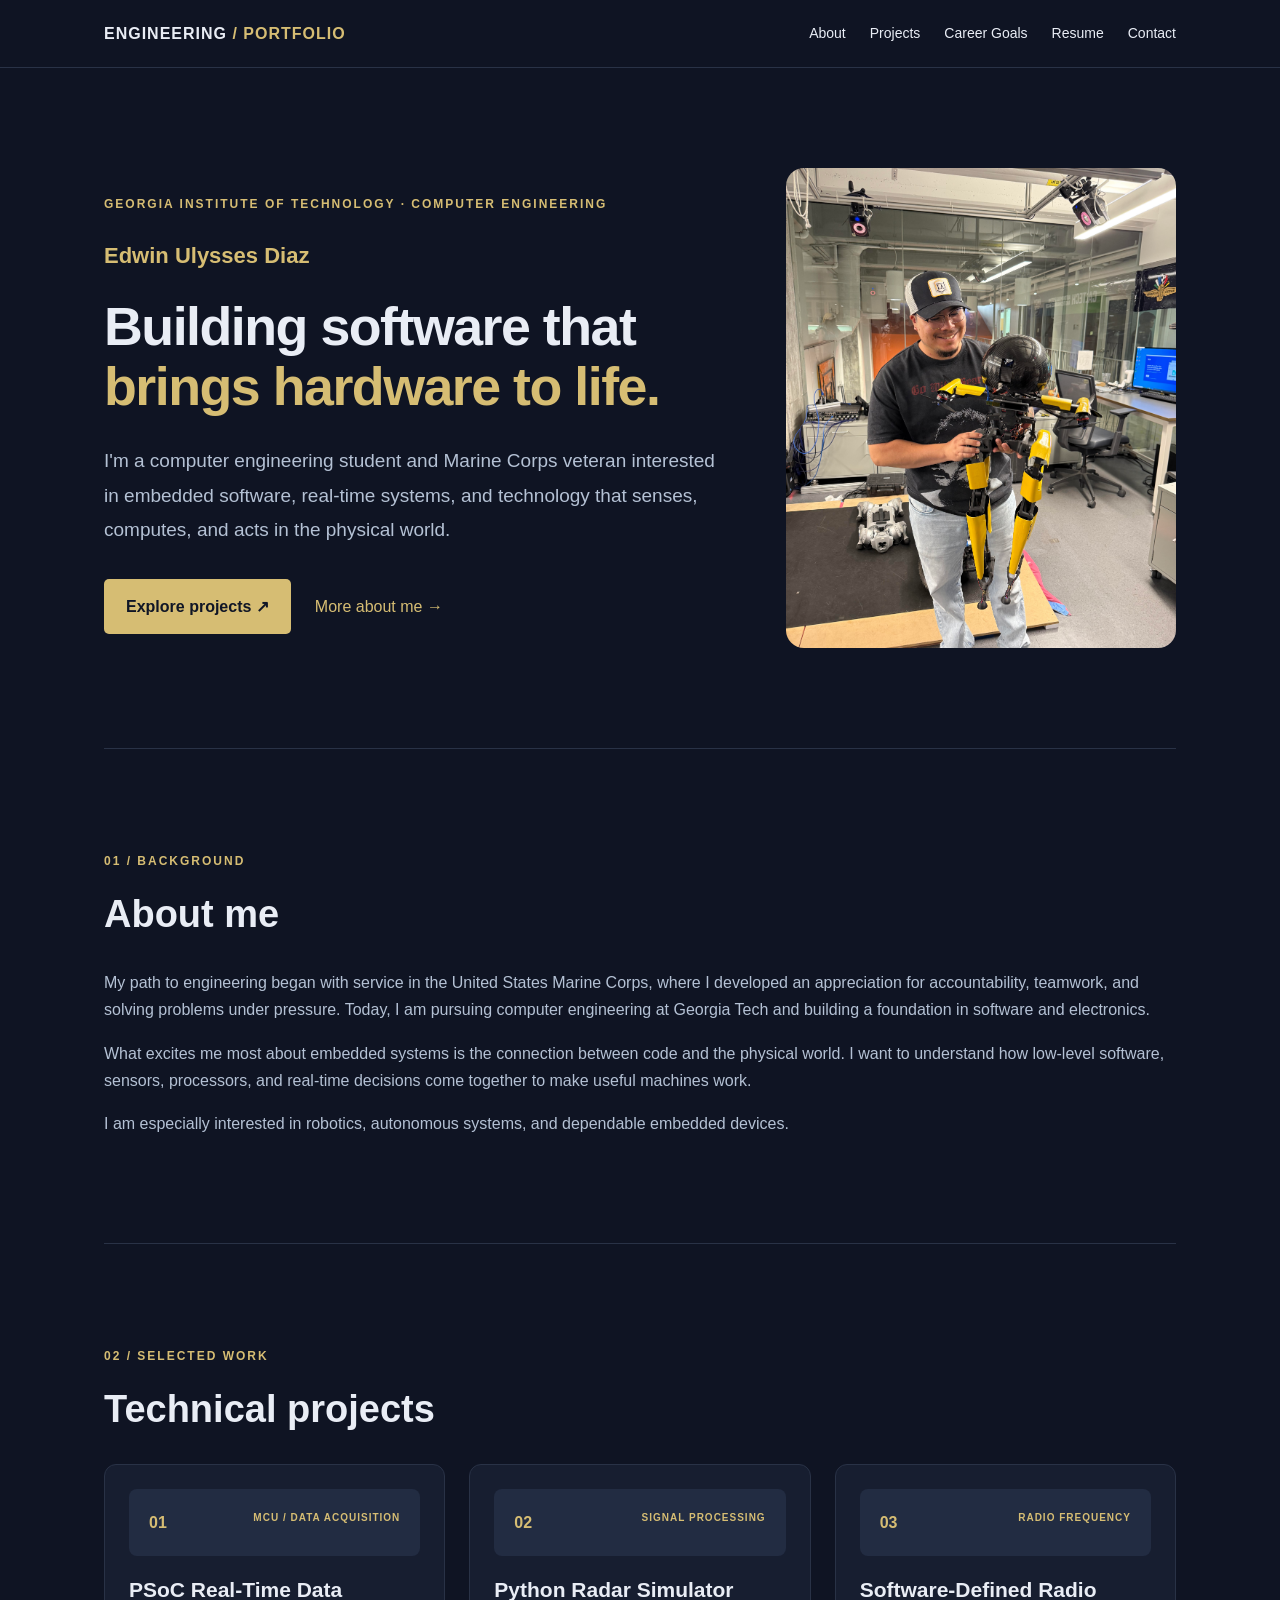
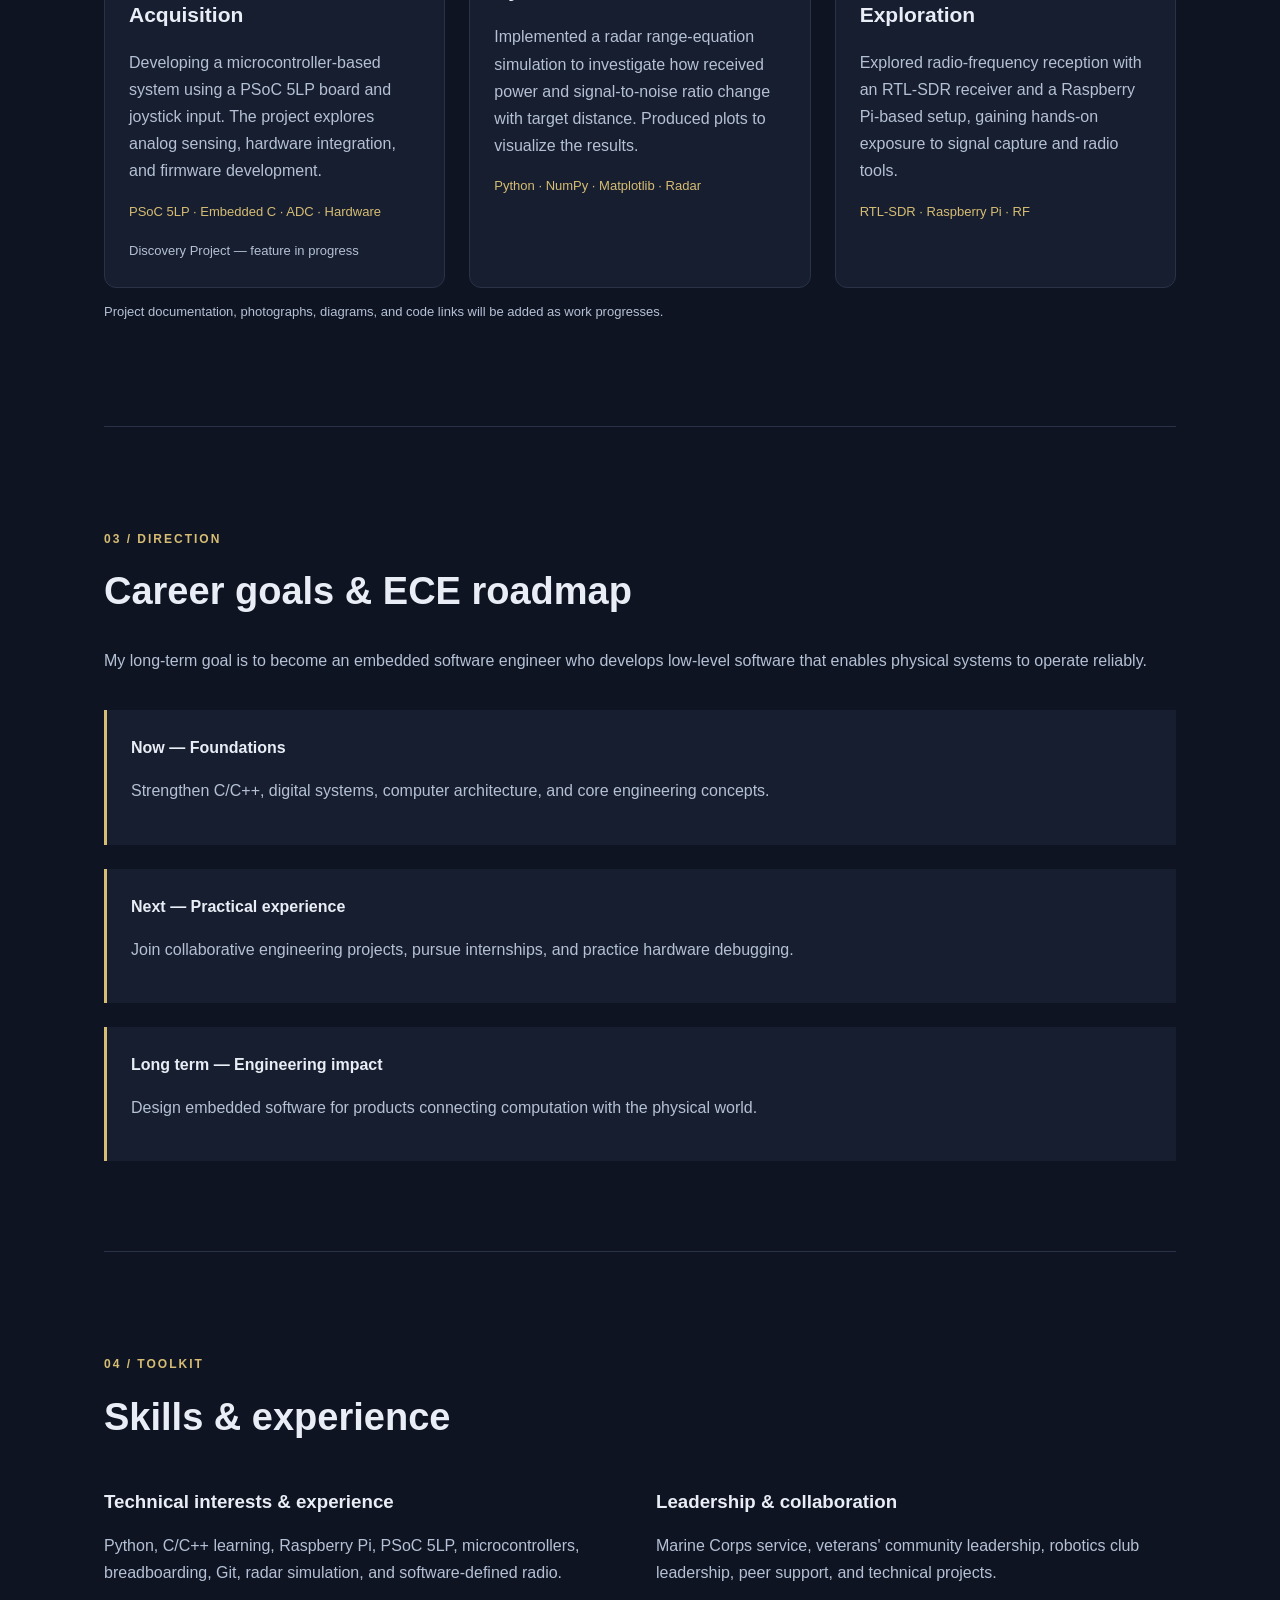
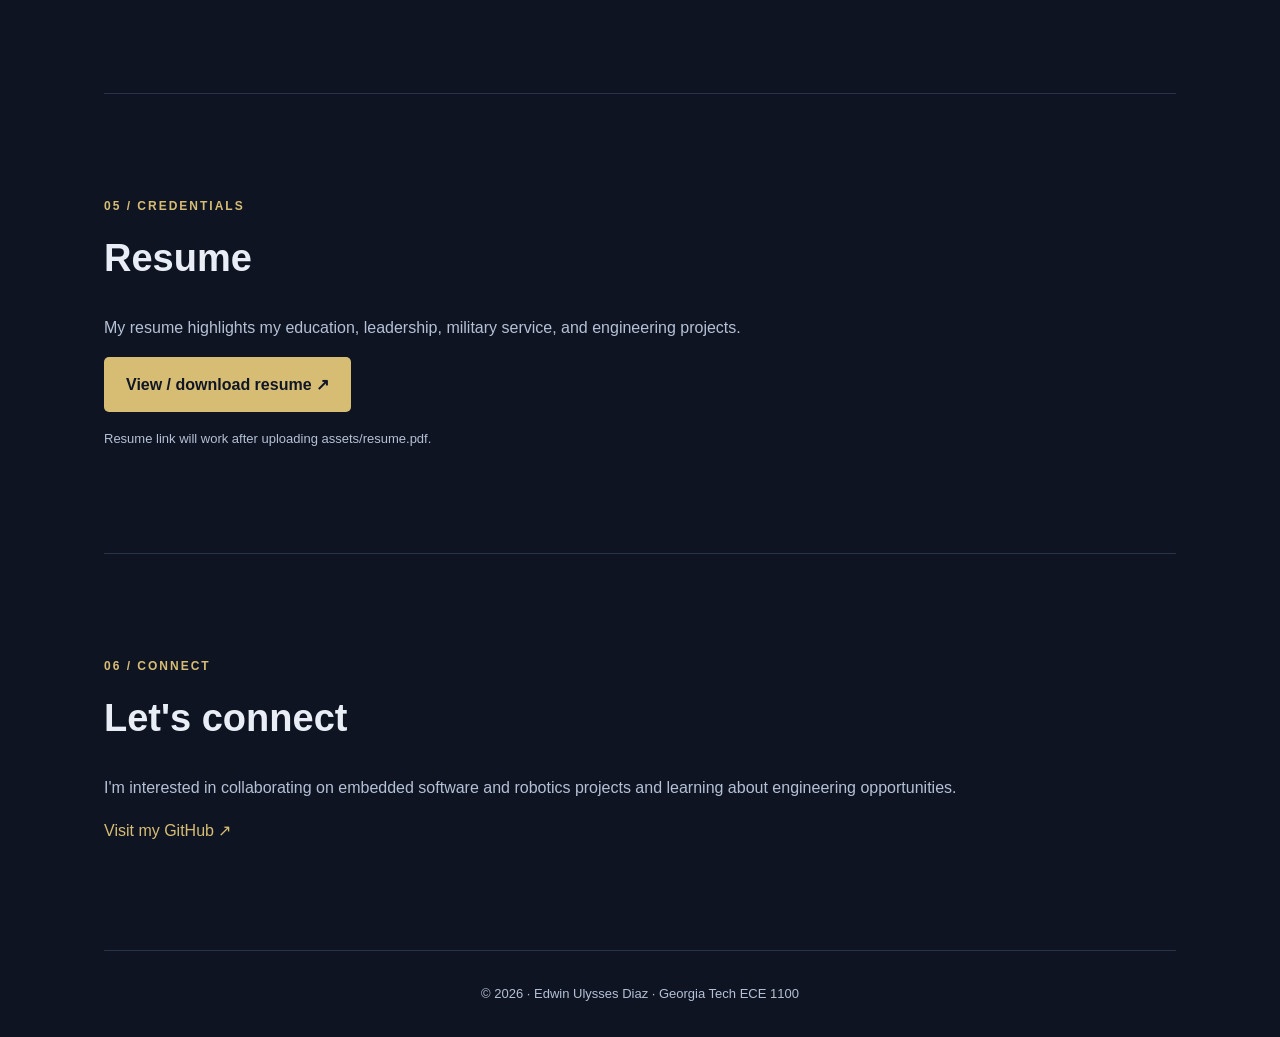
<file: index.html>
<!DOCTYPE html>
<html lang="en">
<head>
  <meta charset="UTF-8">
  <meta name="viewport" content="width=device-width, initial-scale=1.0">
  <meta name="description" content="Edwin Ulysses Diaz's engineering portfolio">
  <title>Edwin Ulysses Diaz | Engineering Portfolio</title>
  <link rel="stylesheet" href="style.css">
</head>

<body>
  <header>
    <nav>
      <a class="brand" href="#home">
        ENGINEERING<span> / PORTFOLIO</span>
      </a>

      <div class="links">
        <a href="#about">About</a>
        <a href="projects.html">Projects</a>
        <a href="#roadmap">Career Goals</a>
        <a href="#resume">Resume</a>
        <a href="#contact">Contact</a>
      </div>
    </nav>
  </header>

  <main>
    <section id="home" class="hero">
      <div class="hero-layout">

        <div class="hero-text">
          <p class="eyebrow">
            GEORGIA INSTITUTE OF TECHNOLOGY · COMPUTER ENGINEERING
          </p>

          <p class="hero-name">Edwin Ulysses Diaz</p>

          <h1>
            Building software that
            <em>brings hardware to life.</em>
          </h1>

          <p class="lead">
            I'm a computer engineering student and Marine Corps
            veteran interested in embedded software, real-time
            systems, and technology that senses, computes,
            and acts in the physical world.
          </p>

          <div class="actions">
            <a class="button" href="#projects">Explore projects ↗</a>
            <a class="secondary" href="#about">More about me →</a>
          </div>
        </div>

        <div class="hero-image">
          <img
            class="hero-photo"
            src="ePortfolioPhoto.jpg"
            alt="Edwin Ulysses Diaz holding a robot in a robotics laboratory"
          >
        </div>

      </div>
    </section>

    <section id="about">
      <p class="eyebrow">01 / BACKGROUND</p>
      <h2>About me</h2>

      <p>
        My path to engineering began with service in the United
        States Marine Corps, where I developed an appreciation
        for accountability, teamwork, and solving problems
        under pressure. Today, I am pursuing computer
        engineering at Georgia Tech and building a foundation
        in software and electronics.
      </p>

      <p>
        What excites me most about embedded systems is the
        connection between code and the physical world.
        I want to understand how low-level software, sensors,
        processors, and real-time decisions come together
        to make useful machines work.
      </p>

      <p>
        I am especially interested in robotics, autonomous
        systems, and dependable embedded devices.
      </p>
    </section>

    <section id="projects">
      <p class="eyebrow">02 / SELECTED WORK</p>
      <h2>Technical projects</h2>

      <div class="cards">
        <article class="project">
          <div class="visual">
            01 <span>MCU / DATA ACQUISITION</span>
          </div>

          <h3>PSoC Real-Time Data Acquisition</h3>

          <p>
            Developing a microcontroller-based system using
            a PSoC 5LP board and joystick input. The project
            explores analog sensing, hardware integration,
            and firmware development.
          </p>

          <p class="tags">
            PSoC 5LP · Embedded C · ADC · Hardware
          </p>

          <small>Discovery Project — feature in progress</small>
        </article>

        <article class="project">
          <div class="visual">
            02 <span>SIGNAL PROCESSING</span>
          </div>

          <h3>Python Radar Simulator</h3>

          <p>
            Implemented a radar range-equation simulation
            to investigate how received power and
            signal-to-noise ratio change with target distance.
            Produced plots to visualize the results.
          </p>

          <p class="tags">
            Python · NumPy · Matplotlib · Radar
          </p>
        </article>

        <article class="project">
          <div class="visual">
            03 <span>RADIO FREQUENCY</span>
          </div>

          <h3>Software-Defined Radio Exploration</h3>

          <p>
            Explored radio-frequency reception with an
            RTL-SDR receiver and a Raspberry Pi-based setup,
            gaining hands-on exposure to signal capture
            and radio tools.
          </p>

          <p class="tags">
            RTL-SDR · Raspberry Pi · RF
          </p>
        </article>
      </div>

      <p class="note">
        Project documentation, photographs, diagrams,
        and code links will be added as work progresses.
      </p>
    </section>

    <section id="roadmap">
      <p class="eyebrow">03 / DIRECTION</p>
      <h2>Career goals & ECE roadmap</h2>

      <p>
        My long-term goal is to become an embedded software
        engineer who develops low-level software that enables
        physical systems to operate reliably.
      </p>

      <div class="timeline">
        <div>
          <b>Now — Foundations</b>
          <p>
            Strengthen C/C++, digital systems, computer
            architecture, and core engineering concepts.
          </p>
        </div>

        <div>
          <b>Next — Practical experience</b>
          <p>
            Join collaborative engineering projects,
            pursue internships, and practice hardware debugging.
          </p>
        </div>

        <div>
          <b>Long term — Engineering impact</b>
          <p>
            Design embedded software for products connecting
            computation with the physical world.
          </p>
        </div>
      </div>
    </section>

    <section id="skills">
      <p class="eyebrow">04 / TOOLKIT</p>
      <h2>Skills & experience</h2>

      <div class="two">
        <div>
          <h3>Technical interests & experience</h3>
          <p>
            Python, C/C++ learning, Raspberry Pi,
            PSoC 5LP, microcontrollers, breadboarding,
            Git, radar simulation, and software-defined radio.
          </p>
        </div>

        <div>
          <h3>Leadership & collaboration</h3>
          <p>
            Marine Corps service, veterans' community
            leadership, robotics club leadership,
            peer support, and technical projects.
          </p>
        </div>
      </div>
    </section>

    <section id="resume">
      <p class="eyebrow">05 / CREDENTIALS</p>
      <h2>Resume</h2>

      <p>
        My resume highlights my education, leadership,
        military service, and engineering projects.
      </p>

      <p>
        <a class="button" href="assets/resume.pdf"
           target="_blank" rel="noopener">
          View / download resume ↗
        </a>
      </p>

      <p class="note">
        Resume link will work after uploading assets/resume.pdf.
      </p>
    </section>

    <section id="contact">
      <p class="eyebrow">06 / CONNECT</p>
      <h2>Let's connect</h2>

      <p>
        I'm interested in collaborating on embedded software
        and robotics projects and learning about
        engineering opportunities.
      </p>

      <p>
        <a href="https://github.com/eudiaz"
           target="_blank" rel="noopener">
          Visit my GitHub ↗
        </a>
      </p>
    </section>
  </main>

  <footer>
    © 2026 · Edwin Ulysses Diaz · Georgia Tech ECE 1100
  </footer>
</body>
</html>
</file>
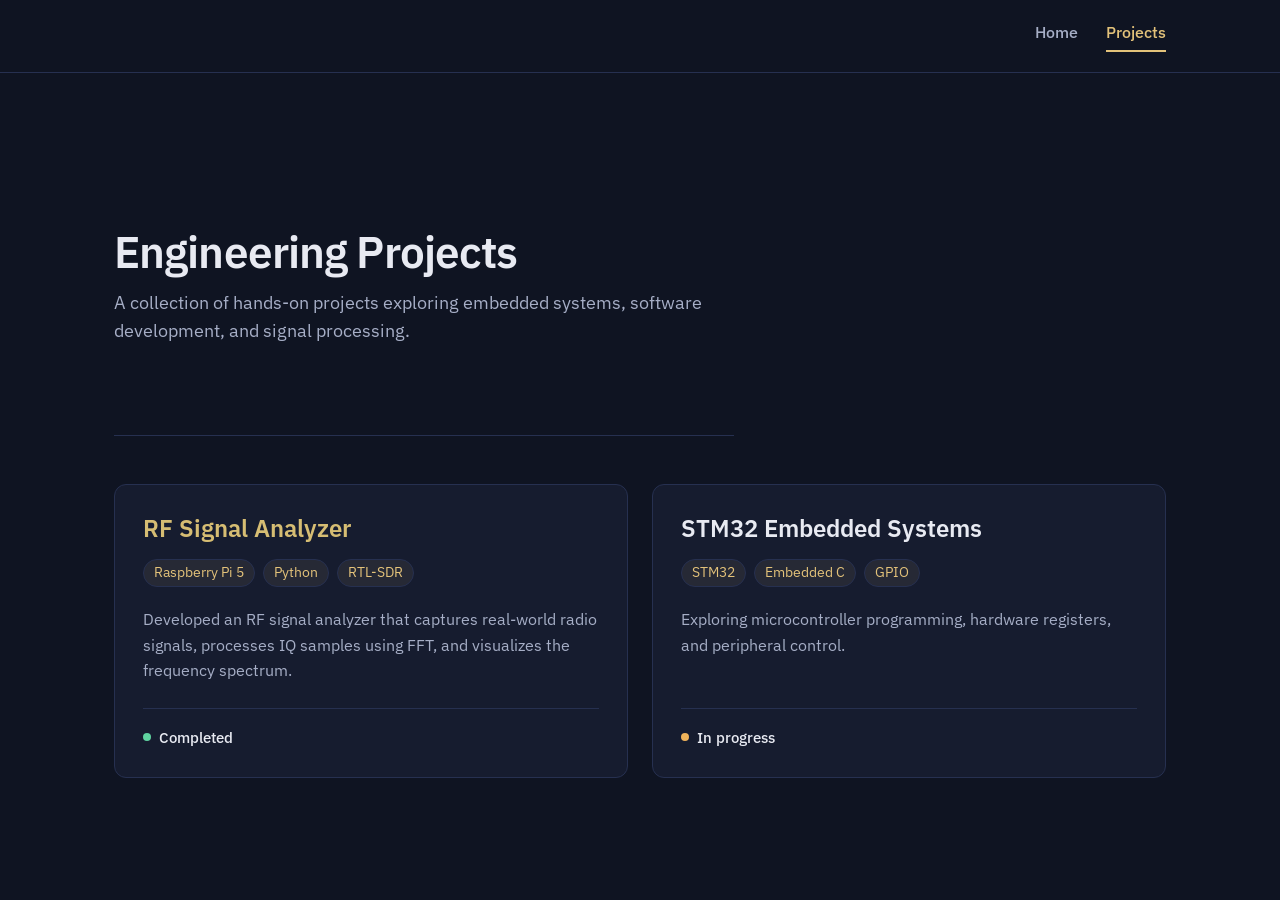
<file: projects.html>
<!DOCTYPE html>
<html lang="en">
<head>
  <meta charset="UTF-8">
  <meta name="viewport" content="width=device-width, initial-scale=1.0">
  <title>Engineering Projects | Portfolio</title>
  <link rel="preconnect" href="https://fonts.googleapis.com">
  <link rel="preconnect" href="https://fonts.gstatic.com" crossorigin>
  <link href="https://fonts.googleapis.com/css2?family=IBM+Plex+Sans:wght@400;500;600&display=swap" rel="stylesheet">
  <link rel="stylesheet" href="style.css">
  <style>
    :root {
      --bg: #0f1422;
      --surface: #161c2f;
      --border: #263050;
      --text: #e8eaf2;
      --muted: #a6aec6;
      --accent: #e3c27a;
      --done: #5fd3a0;
      --active: #f0b35a;
    }

    * { box-sizing: border-box; }

    body {
      margin: 0;
      background: var(--bg);
      color: var(--text);
      font-family: "IBM Plex Sans", system-ui, -apple-system, "Segoe UI", sans-serif;
      line-height: 1.6;
    }

    .site-header {
      border-bottom: 1px solid var(--border);
    }

    .site-nav {
      max-width: 1100px;
      margin: 0 auto;
      padding: 20px 24px;
      display: flex;
      justify-content: flex-end;
      gap: 28px;
    }

    .site-nav a {
      color: var(--muted);
      text-decoration: none;
      font-weight: 500;
      padding-bottom: 4px;
      border-bottom: 2px solid transparent;
    }

    .site-nav a:hover { color: var(--accent); }

    .site-nav a[aria-current="page"] {
      color: var(--accent);
      border-bottom-color: var(--accent);
    }

    a:focus-visible {
      outline: 2px solid var(--accent);
      outline-offset: 4px;
      border-radius: 4px;
    }

    .projects-container {
      max-width: 1100px;
      margin: 0 auto;
      padding: 64px 24px 96px;
    }

    .projects-intro { max-width: 62ch; }

    .projects-intro h1 {
      margin: 0 0 12px;
      font-size: clamp(2rem, 4vw, 2.75rem);
      font-weight: 600;
      line-height: 1.15;
      letter-spacing: -0.02em;
    }

    .projects-intro p {
      margin: 0;
      color: var(--muted);
      font-size: 1.1rem;
    }

    .projects-grid {
      display: grid;
      grid-template-columns: repeat(auto-fit, minmax(300px, 1fr));
      gap: 24px;
      margin-top: 48px;
    }

    .project-card {
      display: flex;
      flex-direction: column;
      background: var(--surface);
      border: 1px solid var(--border);
      border-radius: 12px;
      padding: 28px;
      transition: border-color 0.2s;
    }

    .project-card:hover { border-color: var(--accent); }

    .project-card h2 {
      margin: 0 0 16px;
      font-size: 1.5rem;
      font-weight: 600;
      line-height: 1.25;
    }

    .tags {
      display: flex;
      flex-wrap: wrap;
      gap: 8px;
      margin: 0 0 20px;
      padding: 0;
      list-style: none;
    }

    .tags li {
      font-size: 0.85rem;
      color: var(--accent);
      border: 1px solid var(--border);
      background: rgba(227, 194, 122, 0.08);
      padding: 2px 10px;
      border-radius: 999px;
    }

    .project-card p.summary {
      margin: 0 0 24px;
      color: var(--muted);
    }

    .status {
      display: inline-flex;
      align-items: center;
      gap: 8px;
      margin: auto 0 0;
      padding-top: 16px;
      border-top: 1px solid var(--border);
      font-size: 0.95rem;
      color: var(--muted);
    }

    .status::before {
      content: "";
      width: 8px;
      height: 8px;
      border-radius: 50%;
      background: var(--dot, var(--muted));
    }

    .status strong { color: var(--text); font-weight: 500; }
    .status.completed { --dot: var(--done); }
    .status.in-progress { --dot: var(--active); }

    @media (max-width: 480px) {
      .projects-container { padding-top: 40px; }
      .project-card { padding: 22px; }
    }
  </style>
</head>
<body>
  <header class="site-header">
    <nav class="site-nav" aria-label="Main">
      <a href="index.html">Home</a>
      <a href="projects.html" aria-current="page">Projects</a>
    </nav>
  </header>

  <main class="projects-container">
    <section class="projects-intro">
      <h1>Engineering Projects</h1>
      <p>
        A collection of hands-on projects exploring embedded systems,
        software development, and signal processing.
      </p>
    </section>

    <div class="projects-grid">
      <article class="project-card">
        <h2>
          <a href="rf-signal-analyzer.html">RF Signal Analyzer</a>
        </h2>
        <ul class="tags" aria-label="Technologies">
          <li>Raspberry Pi 5</li>
          <li>Python</li>
          <li>RTL-SDR</li>
        </ul>
        <p class="summary">
          Developed an RF signal analyzer that captures real-world radio
          signals, processes IQ samples using FFT, and visualizes the
          frequency spectrum.
        </p>
        <p class="status completed"><strong>Completed</strong></p>
      </article>

      <article class="project-card">
        <h2>STM32 Embedded Systems</h2>
        <ul class="tags" aria-label="Technologies">
          <li>STM32</li>
          <li>Embedded C</li>
          <li>GPIO</li>
        </ul>
        <p class="summary">
          Exploring microcontroller programming, hardware registers, and
          peripheral control.
        </p>
        <p class="status in-progress"><strong>In progress</strong></p>
      </article>
    </div>
  </main>
</body>
</html>
</file>
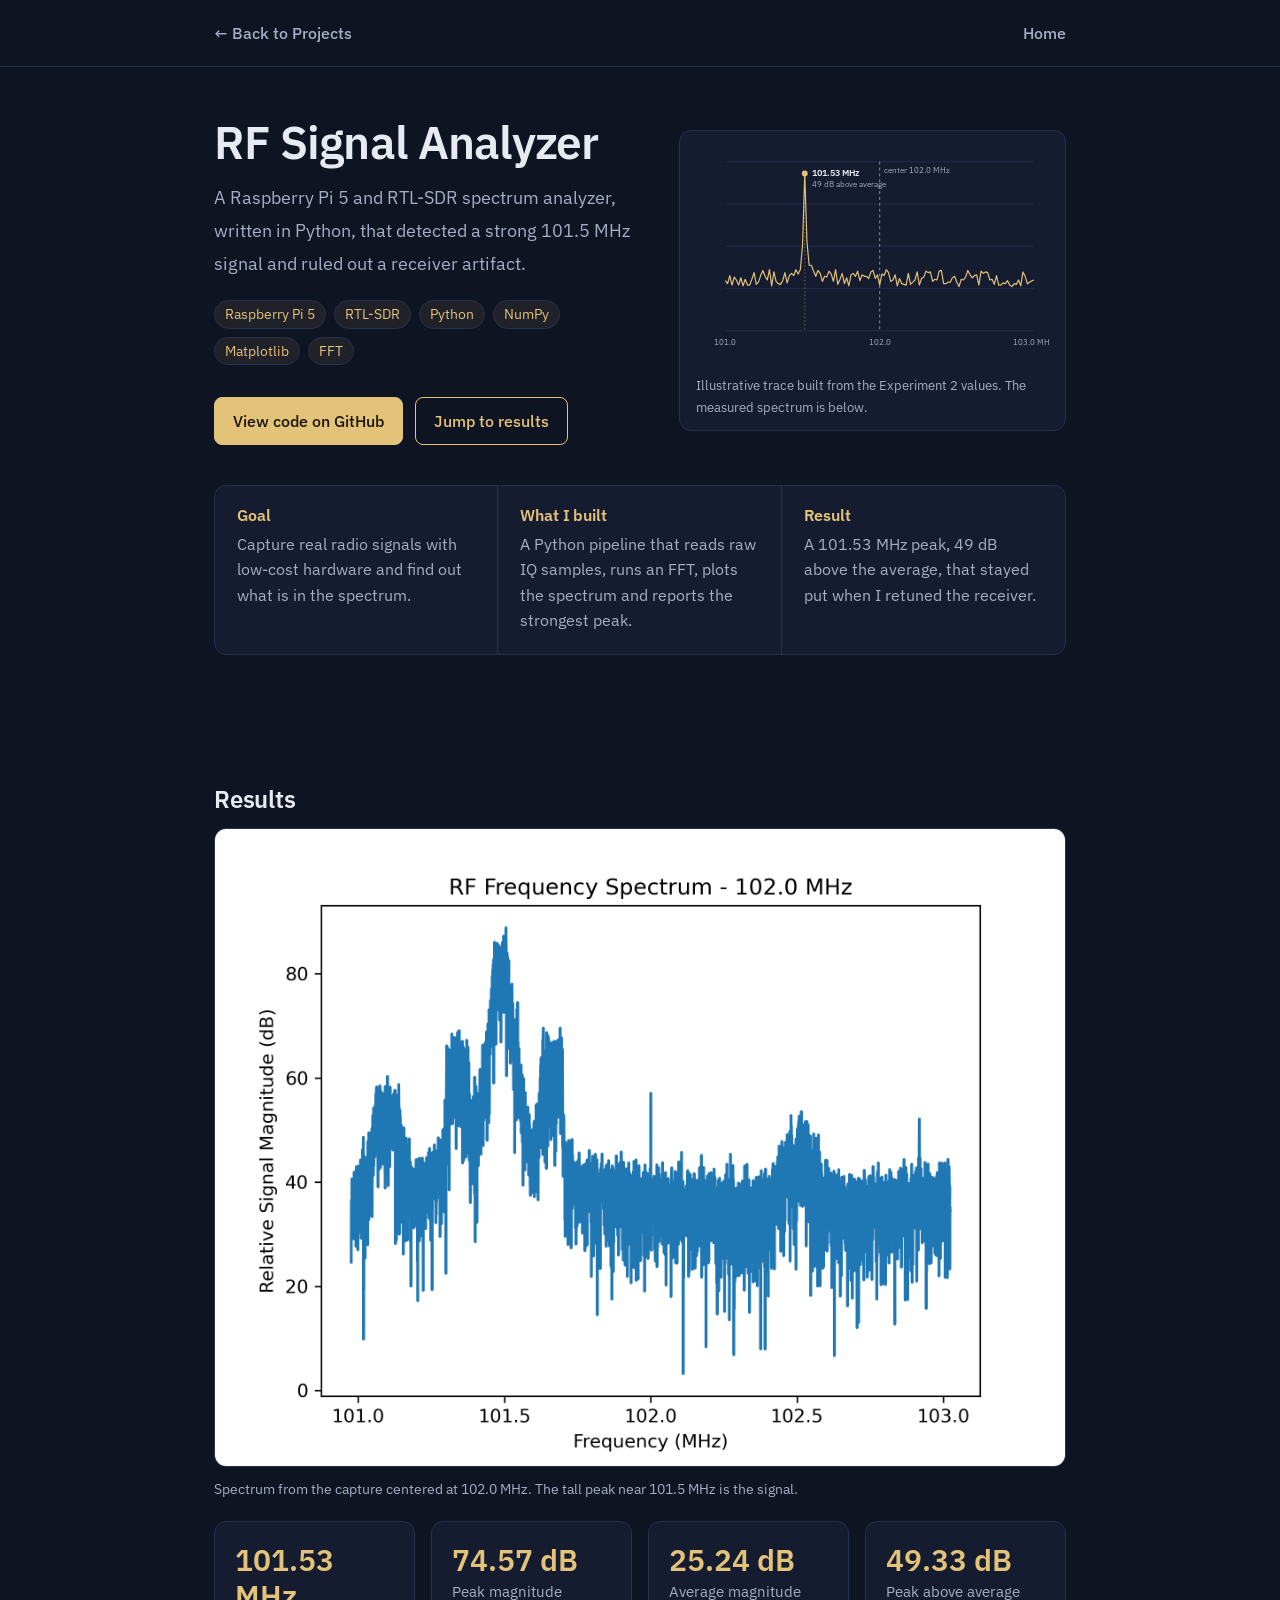
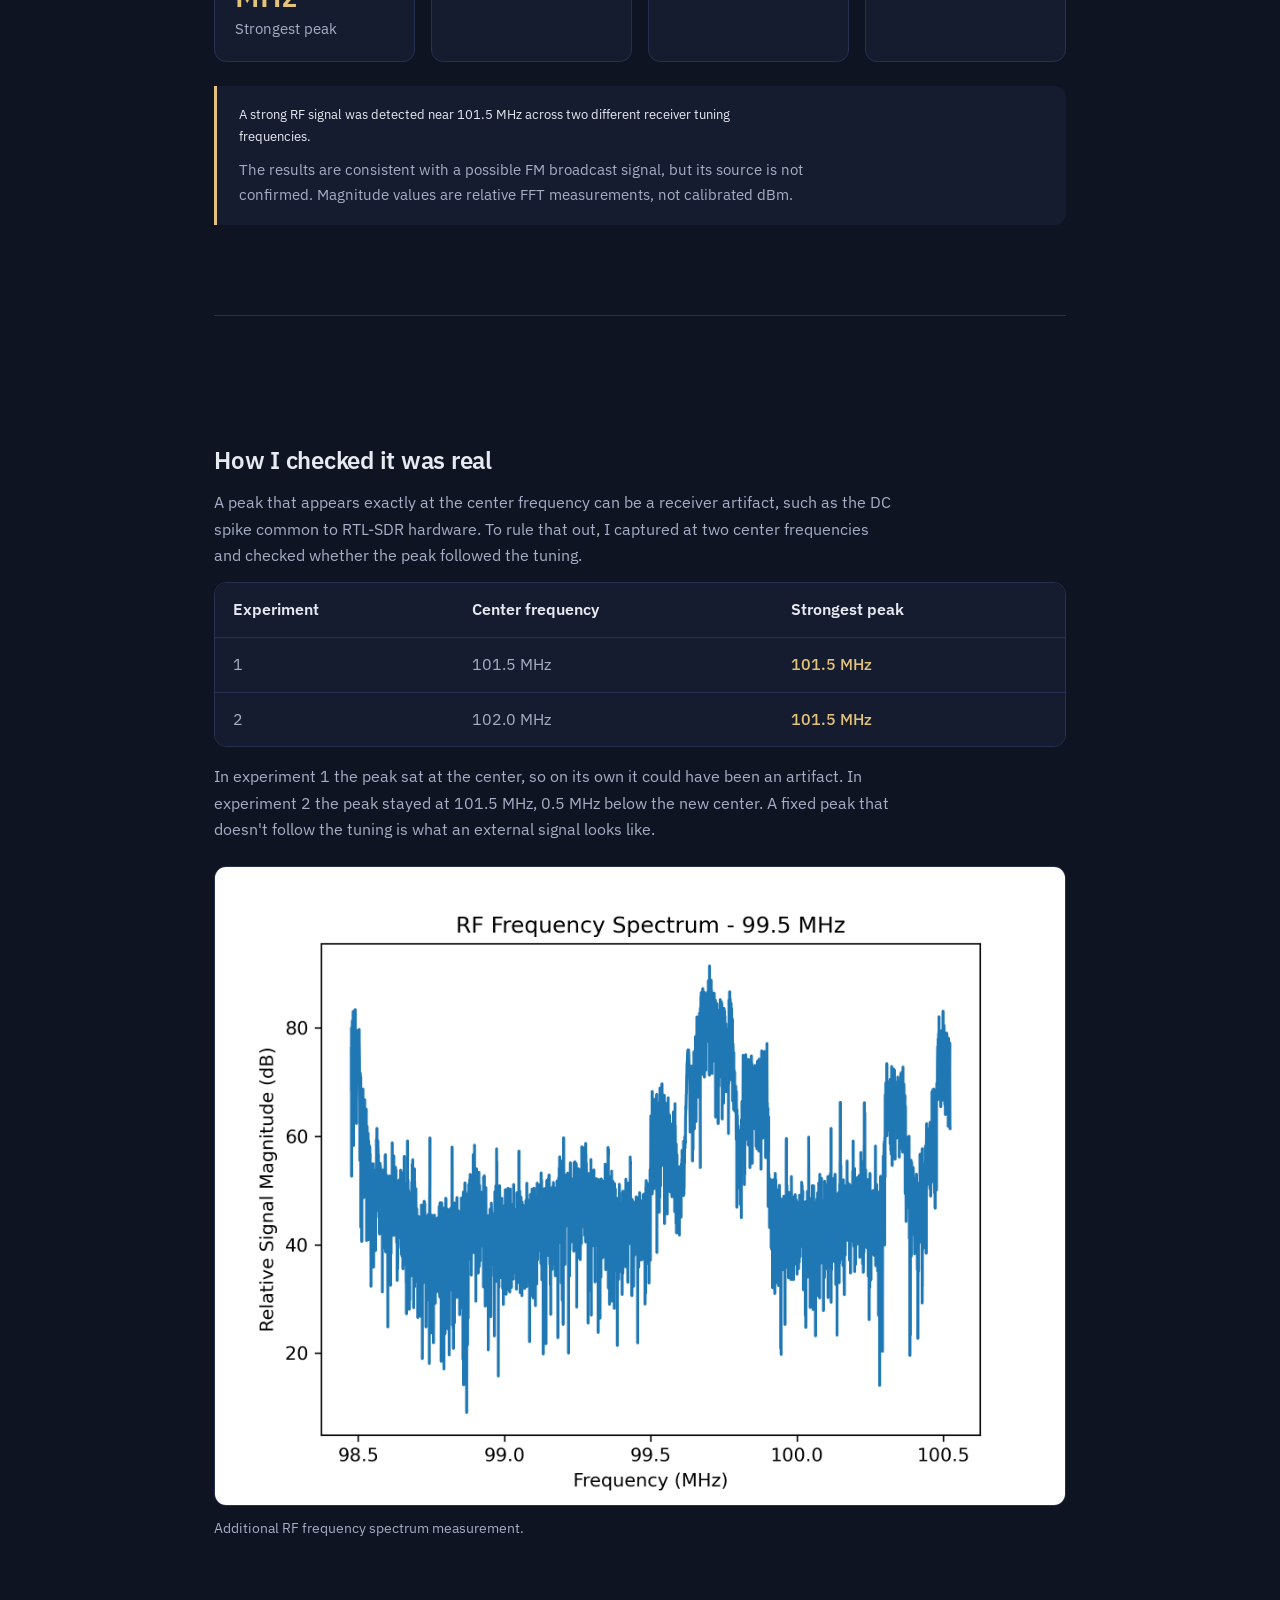
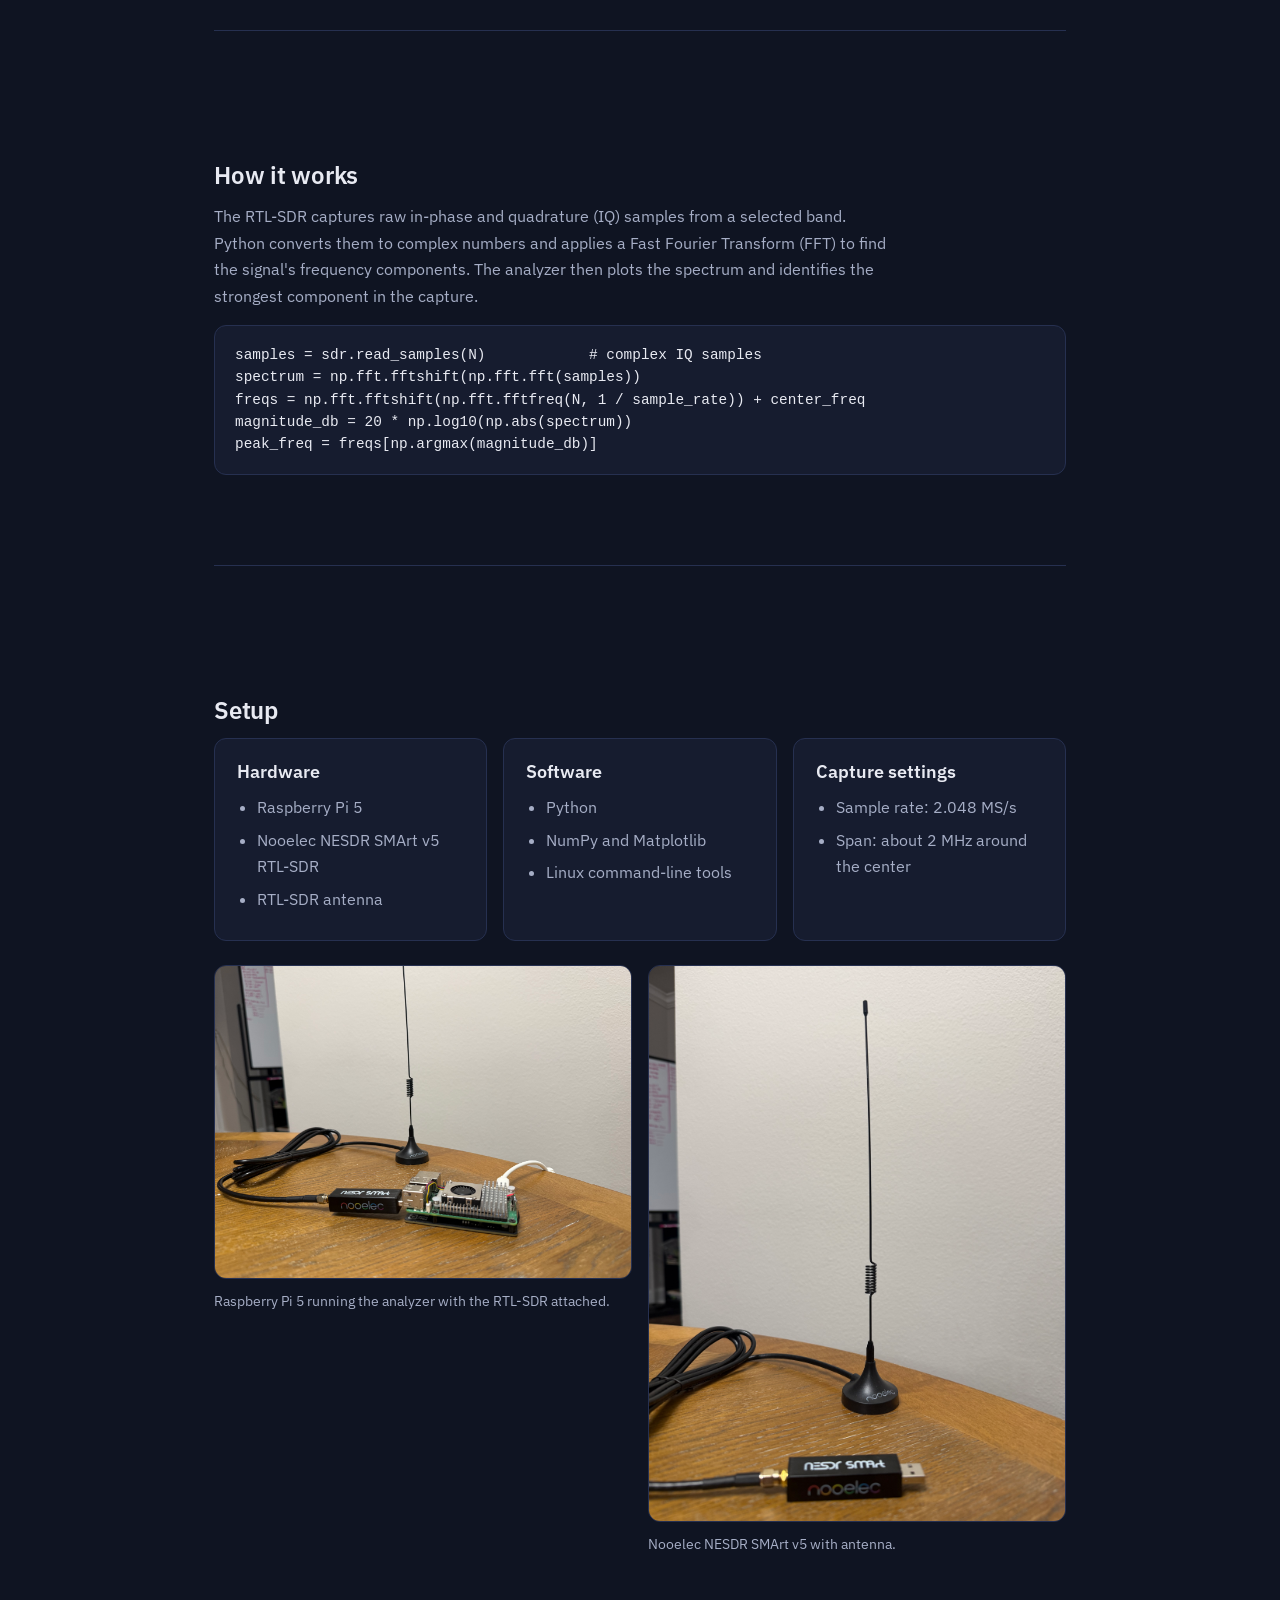
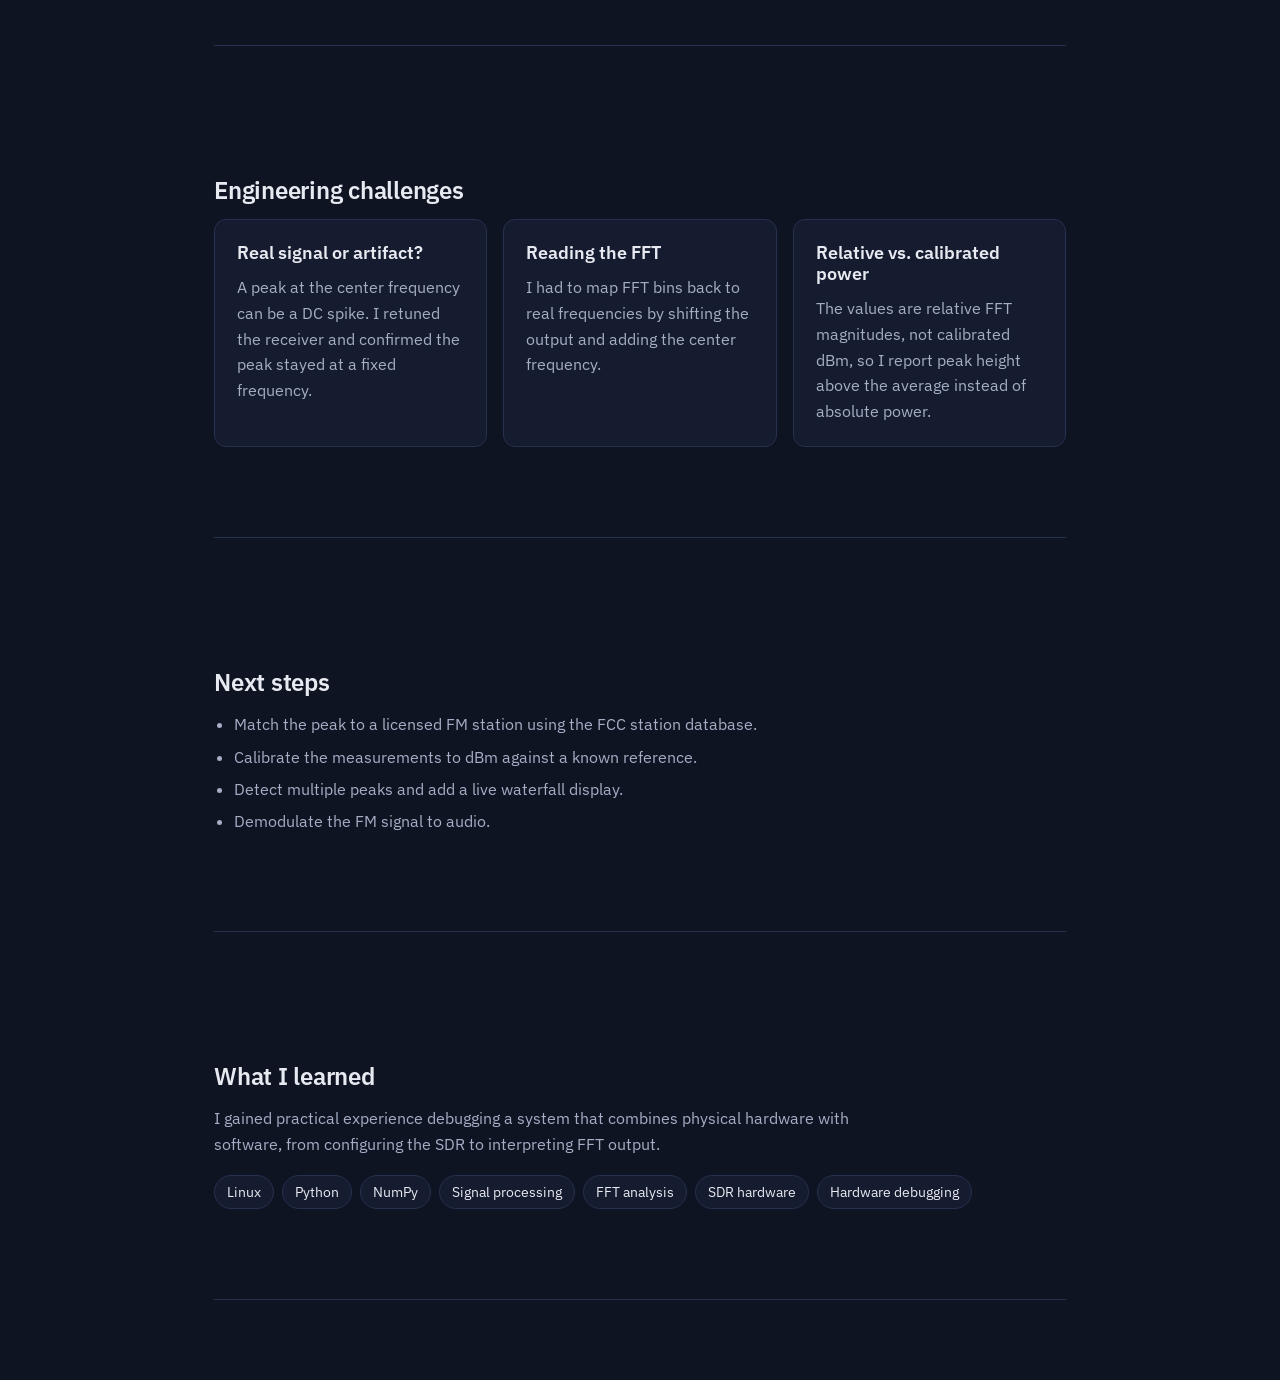
<file: rf-signal-analyzer.html>
<!DOCTYPE html>
<html lang="en">
<head>
  <meta charset="UTF-8">
  <meta name="viewport" content="width=device-width, initial-scale=1.0">
  <title>RF Signal Analyzer | Engineering Portfolio</title>
  <meta name="description" content="Raspberry Pi 5 and RTL-SDR spectrum analyzer in Python that detected a 101.5 MHz signal 49 dB above the average and ruled out a receiver artifact.">
  <link rel="preconnect" href="https://fonts.googleapis.com">
  <link rel="preconnect" href="https://fonts.gstatic.com" crossorigin>
  <link href="https://fonts.googleapis.com/css2?family=IBM+Plex+Sans:wght@400;500;600&display=swap" rel="stylesheet">
  <link rel="stylesheet" href="style.css">
  <style>
    :root {
      --bg: #0f1422; --surface: #161c2f; --border: #263050;
      --text: #e8eaf2; --muted: #a6aec6; --accent: #e3c27a;
    }
    * { box-sizing: border-box; }
    body {
      margin: 0; background: var(--bg); color: var(--text);
      font-family: "IBM Plex Sans", system-ui, -apple-system, "Segoe UI", sans-serif;
      line-height: 1.65;
    }
    a { color: var(--accent); }
    a:focus-visible, .btn:focus-visible { outline: 2px solid var(--accent); outline-offset: 4px; border-radius: 4px; }

    .site-header { border-bottom: 1px solid var(--border); }
    .site-nav { max-width: 900px; margin: 0 auto; padding: 20px 24px; display: flex; justify-content: space-between; gap: 28px; }
    .site-nav a { color: var(--muted); text-decoration: none; font-weight: 500; }
    .site-nav a:hover { color: var(--accent); }

    .page { max-width: 900px; margin: 0 auto; padding: 48px 24px 80px; }

    .hero h1 { margin: 0 0 12px; font-size: clamp(2rem, 4.5vw, 2.9rem); font-weight: 600; line-height: 1.15; letter-spacing: -0.02em; }
    .hero p.lead { margin: 0 0 20px; max-width: 60ch; color: var(--muted); font-size: 1.15rem; }
    .tags { display: flex; flex-wrap: wrap; gap: 8px; margin: 0 0 24px; padding: 0; list-style: none; }
    .tags li { font-size: 0.85rem; color: var(--accent); border: 1px solid var(--border); background: rgba(227,194,122,0.08); padding: 2px 10px; border-radius: 999px; }

    .actions { display: flex; flex-wrap: wrap; gap: 12px; }
    .btn { display: inline-block; padding: 10px 18px; border-radius: 8px; font-weight: 500; text-decoration: none; border: 1px solid var(--accent); }
    .btn.primary { background: var(--accent); color: #1a1405; }
    .btn.ghost { color: var(--accent); }
    .btn:hover { filter: brightness(1.1); }

    /* Quick summary: the 20-second version for recruiters */
    .summary { display: grid; grid-template-columns: repeat(auto-fit, minmax(240px, 1fr)); gap: 0; margin-top: 40px; border: 1px solid var(--border); border-radius: 12px; background: var(--surface); }
    .summary > div { padding: 20px 22px; border-right: 1px solid var(--border); }
    .summary > div:last-child { border-right: 0; }
    .summary h2 { margin: 0 0 6px; font-size: 1rem; color: var(--accent); }
    .summary p { margin: 0; font-size: 0.97rem; }
    @media (max-width: 700px) { .summary > div { border-right: 0; border-bottom: 1px solid var(--border); } .summary > div:last-child { border-bottom: 0; } }

    section { margin-top: 40px; }
    h2 { margin: 0 0 14px; font-size: 1.5rem; font-weight: 600; letter-spacing: -0.01em; }
    h3 { margin: 28px 0 12px; font-size: 1.1rem; font-weight: 600; }
    p { margin: 0 0 14px; max-width: 68ch; color: var(--muted); }
    ul.plain { margin: 0; padding-left: 20px; color: var(--muted); }
    ul.plain li { margin-bottom: 6px; }

    .specs { display: grid; grid-template-columns: repeat(auto-fit, minmax(240px, 1fr)); gap: 16px; }
    .panel { background: var(--surface); border: 1px solid var(--border); border-radius: 12px; padding: 22px; }
    .panel h3 { margin-top: 0; }
    .panel p { max-width: none; margin-bottom: 0; font-size: 0.97rem; }

    .table-wrap { overflow-x: auto; border: 1px solid var(--border); border-radius: 12px; }
    table { width: 100%; border-collapse: collapse; background: var(--surface); font-size: 0.97rem; }
    th, td { padding: 14px 18px; text-align: left; border-bottom: 1px solid var(--border); }
    th { color: var(--text); font-weight: 600; }
    td { color: var(--muted); }
    tr:last-child td { border-bottom: 0; }
    td.hit { color: var(--accent); font-weight: 500; }

    .stats { display: grid; grid-template-columns: repeat(auto-fit, minmax(190px, 1fr)); gap: 16px; margin-top: 20px; }
    .stat { background: var(--surface); border: 1px solid var(--border); border-radius: 12px; padding: 20px; }
    .stat .value { display: block; font-size: 1.9rem; font-weight: 600; color: var(--accent); line-height: 1.2; }
    .stat .label { color: var(--muted); font-size: 0.92rem; }

    .note { border-left: 3px solid var(--accent); background: var(--surface); border-radius: 0 12px 12px 0; padding: 18px 22px; margin-top: 24px; }
    .note p { margin: 0 0 10px; color: var(--text); }
    .note p:last-child { margin: 0; color: var(--muted); font-size: 0.95rem; }

    .gallery { display: grid; grid-template-columns: repeat(auto-fit, minmax(260px, 1fr)); gap: 16px; margin-top: 24px; }
    .shot { margin: 0; }
    .shot img { display: block; width: 100%; height: auto; border-radius: 12px; border: 1px solid var(--border); background: var(--surface); }
    .shot figcaption { margin-top: 10px; font-size: 0.9rem; color: var(--muted); }
    .shot.wide { margin-top: 24px; }
    .shot.wide img { background: #fff; }

    pre { margin: 16px 0 0; padding: 18px 20px; overflow-x: auto; background: var(--surface); border: 1px solid var(--border); border-radius: 12px; font-size: 0.9rem; line-height: 1.55; color: var(--text); }
    code { font-family: ui-monospace, "SFMono-Regular", Menlo, Consolas, monospace; }

    .skills { display: flex; flex-wrap: wrap; gap: 8px; margin: 18px 0 0; padding: 0; list-style: none; }
    .skills li { color: var(--text); border: 1px solid var(--border); background: var(--surface); padding: 4px 12px; border-radius: 999px; font-size: 0.9rem; }

    /* Hero with graphic on the right. The .page > prefix beats any .hero rules in style.css */
    .page > .hero.hero-split { display: grid; grid-template-columns: minmax(0, 1.1fr) minmax(0, 1fr); gap: 40px; align-items: center; padding: 0; margin: 0; min-height: 0; border: 0; }
    .hero-viz { margin: 0; padding: 16px 16px 12px; background: var(--surface); border: 1px solid var(--border); border-radius: 12px; }
    .hero-viz svg { display: block; width: 100%; height: auto; font-family: inherit; }
    .hero-viz figcaption { margin-top: 8px; font-size: 0.82rem; color: var(--muted); }
    .trace { stroke-dasharray: 1; stroke-dashoffset: 1; animation: draw 1.8s ease-out 0.2s forwards; }
    @keyframes draw { to { stroke-dashoffset: 0; } }
    @media (prefers-reduced-motion: reduce) { .trace { animation: none; stroke-dashoffset: 0; } }
    @media (max-width: 800px) { .page > .hero.hero-split { grid-template-columns: 1fr; gap: 28px; } }

    @media (max-width: 480px) { .page { padding-top: 32px; } th, td { padding: 12px; } }
  </style>
</head>
<body>
  <header class="site-header">
    <nav class="site-nav" aria-label="Main">
      <a href="projects.html">&larr; Back to Projects</a>
      <a href="index.html">Home</a>
    </nav>
  </header>

  <main class="page">
    <header class="hero hero-split">
      <div class="hero-text">
      <h1>RF Signal Analyzer</h1>
      <p class="lead">
        A Raspberry Pi 5 and RTL-SDR spectrum analyzer, written in Python, that
        detected a strong 101.5 MHz signal and ruled out a receiver artifact.
      </p>
      <ul class="tags" aria-label="Technologies">
        <li>Raspberry Pi 5</li>
        <li>RTL-SDR</li>
        <li>Python</li>
        <li>NumPy</li>
        <li>Matplotlib</li>
        <li>FFT</li>
      </ul>
      <div class="actions">
        <!-- TODO: replace with the direct link to this project's repository -->
        <a class="btn primary" href="https://github.com/eudiaz">View code on GitHub</a>
        <a class="btn ghost" href="#results">Jump to results</a>
      </div>
      </div>
      <figure class="hero-viz" aria-label="Illustrative spectrum showing a peak at 101.53 MHz away from the 102.0 MHz center">
        <svg viewBox="0 0 480 300" role="img" aria-labelledby="viz-title">
          <title id="viz-title">Illustrative spectrum: strong peak at 101.53 MHz, left of the 102.0 MHz center</title>
          <g stroke="#263050" stroke-width="1">
            <line x1="40" y1="20" x2="460" y2="20"/><line x1="40" y1="77.5" x2="460" y2="77.5"/>
            <line x1="40" y1="135" x2="460" y2="135"/><line x1="40" y1="192.5" x2="460" y2="192.5"/>
            <line x1="40" y1="250" x2="460" y2="250"/>
          </g>
          <line x1="250" y1="20" x2="250" y2="250" stroke="#a6aec6" stroke-width="1" stroke-dasharray="4 4"/>
          <text x="256" y="36" fill="#a6aec6" font-size="11">center 102.0 MHz</text>
          <path class="trace" d="M40 182 L43 186 L46 175 L49 188 L52 177 L55 181 L58 188 L61 178 L64 189 L67 180 L70 188 L73 188 L76 180 L79 171 L82 187 L85 184 L88 175 L91 168 L94 176 L97 181 L100 167 L103 189 L106 170 L109 183 L112 186 L115 187 L118 182 L121 171 L124 185 L127 175 L130 172 L133 175 L136 167 L139 173 L142 167 L145 134 L148 36 L151 129 L154 161 L157 161 L160 169 L163 176 L166 168 L169 172 L172 183 L175 176 L178 177 L181 169 L184 173 L187 183 L190 167 L193 187 L196 180 L199 172 L202 186 L205 178 L208 189 L211 174 L214 172 L217 176 L220 169 L223 182 L226 174 L229 176 L232 176 L235 179 L238 170 L241 168 L244 179 L247 174 L250 188 L253 173 L256 175 L259 167 L262 171 L265 183 L268 181 L271 174 L274 189 L277 179 L280 186 L283 187 L286 188 L289 172 L292 187 L295 184 L298 181 L301 170 L304 188 L307 179 L310 177 L313 169 L316 171 L319 170 L322 183 L325 180 L328 181 L331 169 L334 168 L337 186 L340 186 L343 184 L346 184 L349 178 L352 176 L355 184 L358 190 L361 180 L364 181 L367 177 L370 168 L373 174 L376 178 L379 175 L382 174 L385 188 L388 169 L391 172 L394 170 L397 171 L400 181 L403 180 L406 187 L409 175 L412 188 L415 188 L418 185 L421 186 L424 182 L427 188 L430 190 L433 186 L436 187 L439 181 L442 189 L445 170 L448 176 L451 186 L454 184 L457 182 L460 181" pathLength="1" fill="none" stroke="#e3c27a" stroke-width="1.6" stroke-linejoin="round"/>
          <line x1="148" y1="36" x2="148" y2="250" stroke="#e3c27a" stroke-width="1" stroke-dasharray="2 3" opacity=".6"/>
          <circle cx="148" cy="36" r="4" fill="#e3c27a"/>
          <text x="158" y="40" fill="#e8eaf2" font-size="12" font-weight="600">101.53 MHz</text>
          <text x="158" y="55" fill="#a6aec6" font-size="11">49 dB above average</text>
          <g fill="#a6aec6" font-size="11" text-anchor="middle">
            <text x="40" y="270">101.0</text><text x="250" y="270">102.0</text><text x="460" y="270">103.0 MHz</text>
          </g>
        </svg>
        <figcaption>Illustrative trace built from the Experiment 2 values. The measured spectrum is below.</figcaption>
      </figure>
    </header>

    <div class="summary">
      <div>
        <h2>Goal</h2>
        <p>Capture real radio signals with low-cost hardware and find out what is in the spectrum.</p>
      </div>
      <div>
        <h2>What I built</h2>
        <p>A Python pipeline that reads raw IQ samples, runs an FFT, plots the spectrum and reports the strongest peak.</p>
      </div>
      <div>
        <h2>Result</h2>
        <p>A 101.53 MHz peak, 49 dB above the average, that stayed put when I retuned the receiver.</p>
      </div>
    </div>

    <section id="results">
      <h2>Results</h2>
      <figure class="shot wide" style="margin-top:0">
        <img src="assets/rf_spectrum_102MHz.png" alt="Frequency spectrum showing a strong peak near 101.5 MHz">
        <figcaption>Spectrum from the capture centered at 102.0 MHz. The tall peak near 101.5 MHz is the signal.</figcaption>
      </figure>

      <div class="stats">
        <div class="stat"><span class="value">101.53 MHz</span><span class="label">Strongest peak</span></div>
        <div class="stat"><span class="value">74.57 dB</span><span class="label">Peak magnitude</span></div>
        <div class="stat"><span class="value">25.24 dB</span><span class="label">Average magnitude</span></div>
        <div class="stat"><span class="value">49.33 dB</span><span class="label">Peak above average</span></div>
      </div>

      <div class="note">
        <p>A strong RF signal was detected near 101.5 MHz across two different receiver tuning frequencies.</p>
        <p>The results are consistent with a possible FM broadcast signal, but its source is not confirmed. Magnitude values are relative FFT measurements, not calibrated dBm.</p>
      </div>
    </section>

    <section>
      <h2>How I checked it was real</h2>
      <p>
        A peak that appears exactly at the center frequency can be a receiver artifact,
        such as the DC spike common to RTL-SDR hardware. To rule that out, I captured
        at two center frequencies and checked whether the peak followed the tuning.
      </p>
      <div class="table-wrap">
        <table>
          <thead>
            <tr><th>Experiment</th><th>Center frequency</th><th>Strongest peak</th></tr>
          </thead>
          <tbody>
            <tr><td>1</td><td>101.5 MHz</td><td class="hit">101.5 MHz</td></tr>
            <tr><td>2</td><td>102.0 MHz</td><td class="hit">101.5 MHz</td></tr>
          </tbody>
        </table>
      </div>
      <p style="margin-top:16px">
        In experiment 1 the peak sat at the center, so on its own it could have been
        an artifact. In experiment 2 the peak stayed at 101.5 MHz, 0.5 MHz below the
        new center. A fixed peak that doesn't follow the tuning is what an external
        signal looks like.
      </p>
      <figure class="shot wide">
        <img src="assets/rf_spectrum.png" alt="RF frequency spectrum analysis">
        <figcaption>Additional RF frequency spectrum measurement.</figcaption>
      </figure>
    </section>

    <section>
      <h2>How it works</h2>
      <p>
        The RTL-SDR captures raw in-phase and quadrature (IQ) samples from a selected
        band. Python converts them to complex numbers and applies a Fast Fourier
        Transform (FFT) to find the signal's frequency components. The analyzer then
        plots the spectrum and identifies the strongest component in the capture.
      </p>
      <!-- TODO: replace this snippet with the core of your own analyzer code -->
      <pre><code>samples = sdr.read_samples(N)            # complex IQ samples
spectrum = np.fft.fftshift(np.fft.fft(samples))
freqs = np.fft.fftshift(np.fft.fftfreq(N, 1 / sample_rate)) + center_freq
magnitude_db = 20 * np.log10(np.abs(spectrum))
peak_freq = freqs[np.argmax(magnitude_db)]</code></pre>
    </section>

    <section>
      <h2>Setup</h2>
      <div class="specs">
        <div class="panel">
          <h3>Hardware</h3>
          <ul class="plain">
            <li>Raspberry Pi 5</li>
            <li>Nooelec NESDR SMArt v5 RTL-SDR</li>
            <li>RTL-SDR antenna</li>
          </ul>
        </div>
        <div class="panel">
          <h3>Software</h3>
          <ul class="plain">
            <li>Python</li>
            <li>NumPy and Matplotlib</li>
            <li>Linux command-line tools</li>
          </ul>
        </div>
        <div class="panel">
          <h3>Capture settings</h3>
          <ul class="plain">
            <li>Sample rate: 2.048 MS/s</li>
            <li>Span: about 2 MHz around the center</li>
          </ul>
        </div>
      </div>
      <div class="gallery">
        <figure class="shot">
          <img src="assets/set-up.jpeg" alt="Raspberry Pi 5 connected to an RTL-SDR receiver">
          <figcaption>Raspberry Pi 5 running the analyzer with the RTL-SDR attached.</figcaption>
        </figure>
        <figure class="shot">
          <img src="assets/rtl-sdr.jpeg" alt="Nooelec NESDR SMArt v5 RTL-SDR with antenna">
          <figcaption>Nooelec NESDR SMArt v5 with antenna.</figcaption>
        </figure>
      </div>
    </section>

    <section>
      <h2>Engineering challenges</h2>
      <!-- TODO: add the real problems you hit (driver setup, dropped samples, noisy captures) and how you fixed them -->
      <div class="specs">
        <div class="panel">
          <h3>Real signal or artifact?</h3>
          <p>A peak at the center frequency can be a DC spike. I retuned the receiver and confirmed the peak stayed at a fixed frequency.</p>
        </div>
        <div class="panel">
          <h3>Reading the FFT</h3>
          <p>I had to map FFT bins back to real frequencies by shifting the output and adding the center frequency.</p>
        </div>
        <div class="panel">
          <h3>Relative vs. calibrated power</h3>
          <p>The values are relative FFT magnitudes, not calibrated dBm, so I report peak height above the average instead of absolute power.</p>
        </div>
      </div>
    </section>

    <section>
      <h2>Next steps</h2>
      <ul class="plain">
        <li>Match the peak to a licensed FM station using the FCC station database.</li>
        <li>Calibrate the measurements to dBm against a known reference.</li>
        <li>Detect multiple peaks and add a live waterfall display.</li>
        <li>Demodulate the FM signal to audio.</li>
      </ul>
    </section>

    <section>
      <h2>What I learned</h2>
      <p>
        I gained practical experience debugging a system that combines physical
        hardware with software, from configuring the SDR to interpreting FFT output.
      </p>
      <ul class="skills" aria-label="Skills used">
        <li>Linux</li>
        <li>Python</li>
        <li>NumPy</li>
        <li>Signal processing</li>
        <li>FFT analysis</li>
        <li>SDR hardware</li>
        <li>Hardware debugging</li>
      </ul>
    </section>
  </main>
</body>
</html>
</file>
<file: style.css>
:root {
  --bg: #0f1423;
  --surface: #171e30;
  --text: #e9edf5;
  --muted: #b4c1d4;
  --gold: #d6bd73;
  --border: #293246;
}

* {
  box-sizing: border-box;
}

html {
  scroll-behavior: smooth;
}

body {
  margin: 0;
  background: var(--bg);
  color: var(--text);
  font-family: Arial, Helvetica, sans-serif;
  line-height: 1.7;
}

a {
  color: var(--gold);
  text-decoration: none;
}

header {
  border-bottom: 1px solid var(--border);
}

nav {
  max-width: 1120px;
  margin: auto;
  padding: 20px 24px;
  display: flex;
  align-items: center;
  justify-content: space-between;
  gap: 24px;
}

.brand {
  color: var(--text);
  font-weight: 800;
  letter-spacing: 1px;
}

.brand span {
  color: var(--gold);
}

.links {
  display: flex;
  flex-wrap: wrap;
  gap: 24px;
}

.links a {
  color: var(--text);
  font-size: 14px;
}

main {
  max-width: 1120px;
  margin: auto;
  padding: 0 24px;
}

section {
  padding: 90px 0;
  border-bottom: 1px solid var(--border);
}

.eyebrow {
  color: var(--gold);
  font-size: 12px;
  font-weight: 800;
  letter-spacing: 2px;
  text-transform: uppercase;
}

h1, h2, h3 {
  line-height: 1.2;
}

h2 {
  font-size: 38px;
  margin: 20px 0 32px;
}

p {
  color: var(--muted);
}

/* HOMEPAGE */

.hero {
  padding: 100px 0;
}

.hero-layout {
  display: grid;
  grid-template-columns: minmax(0, 1.6fr) minmax(0, 1fr);
  gap: 50px;
  align-items: center;
}

.hero-text {
  min-width: 0;
}

.hero-name {
  color: var(--gold);
  font-size: 22px;
  font-weight: 700;
  margin: 22px 0;
}

.hero h1 {
  font-size: clamp(38px, 4.2vw, 60px);
  line-height: 1.12;
  letter-spacing: -1.5px;
  margin: 20px 0 28px;
}

.hero h1 em {
  display: block;
  color: var(--gold);
  font-style: normal;
}

.lead {
  font-size: 19px;
  line-height: 1.8;
  max-width: 650px;
}

.actions {
  display: flex;
  align-items: center;
  flex-wrap: wrap;
  gap: 24px;
  margin-top: 32px;
}

.button {
  display: inline-block;
  background: var(--gold);
  color: #101626;
  padding: 14px 22px;
  border-radius: 5px;
  font-weight: 700;
}

.secondary {
  color: var(--gold);
}

/* PHOTO ON RIGHT */

.hero-image {
  width: 100%;
  min-width: 0;
}

.hero-photo {
  display: block;
  width: 100%;
  max-width: 390px;
  height: 480px;
  margin-left: auto;
  object-fit: cover;
  object-position: center;
  border-radius: 18px;
}

/* PROJECTS */

.cards {
  display: grid;
  grid-template-columns: repeat(3, minmax(0, 1fr));
  gap: 24px;
}

.project {
  padding: 24px;
  background: var(--surface);
  border: 1px solid var(--border);
  border-radius: 12px;
}

.project h3 {
  font-size: 21px;
}

.visual {
  display: flex;
  justify-content: space-between;
  gap: 12px;
  padding: 20px;
  background: #222c42;
  border-radius: 8px;
  color: var(--gold);
  font-weight: 800;
}

.visual span {
  font-size: 10px;
  letter-spacing: 1px;
}

.tags {
  color: var(--gold);
  font-size: 13px;
}

small, .note {
  color: var(--muted);
  font-size: 13px;
}

/* ROADMAP */

.timeline {
  display: grid;
  gap: 24px;
  margin-top: 36px;
}

.timeline > div {
  padding: 24px;
  border-left: 3px solid var(--gold);
  background: var(--surface);
}

.timeline b {
  color: var(--text);
}

/* SKILLS */

.two {
  display: grid;
  grid-template-columns: repeat(2, minmax(0, 1fr));
  gap: 32px;
}

footer {
  padding: 32px 20px;
  text-align: center;
  color: var(--muted);
  font-size: 13px;
}

/* MOBILE RESPONSIVENESS */

@media (max-width: 850px) {
  .hero-layout {
    grid-template-columns: 1fr;
  }

  .hero-image {
    max-width: 420px;
  }

  .hero-photo {
    margin-left: 0;
    height: auto;
    max-height: 500px;
  }

  .cards {
    grid-template-columns: 1fr;
  }

  .two {
    grid-template-columns: 1fr;
  }

  .hero {
    padding: 60px 0;
  }
}

@media (max-width: 600px) {
  nav {
    flex-direction: column;
    align-items: flex-start;
  }

  .links {
    gap: 14px;
  }

  .hero h1 {
    font-size: 40px;
  }

  section {
    padding: 60px 0;
  }
}
</file>
